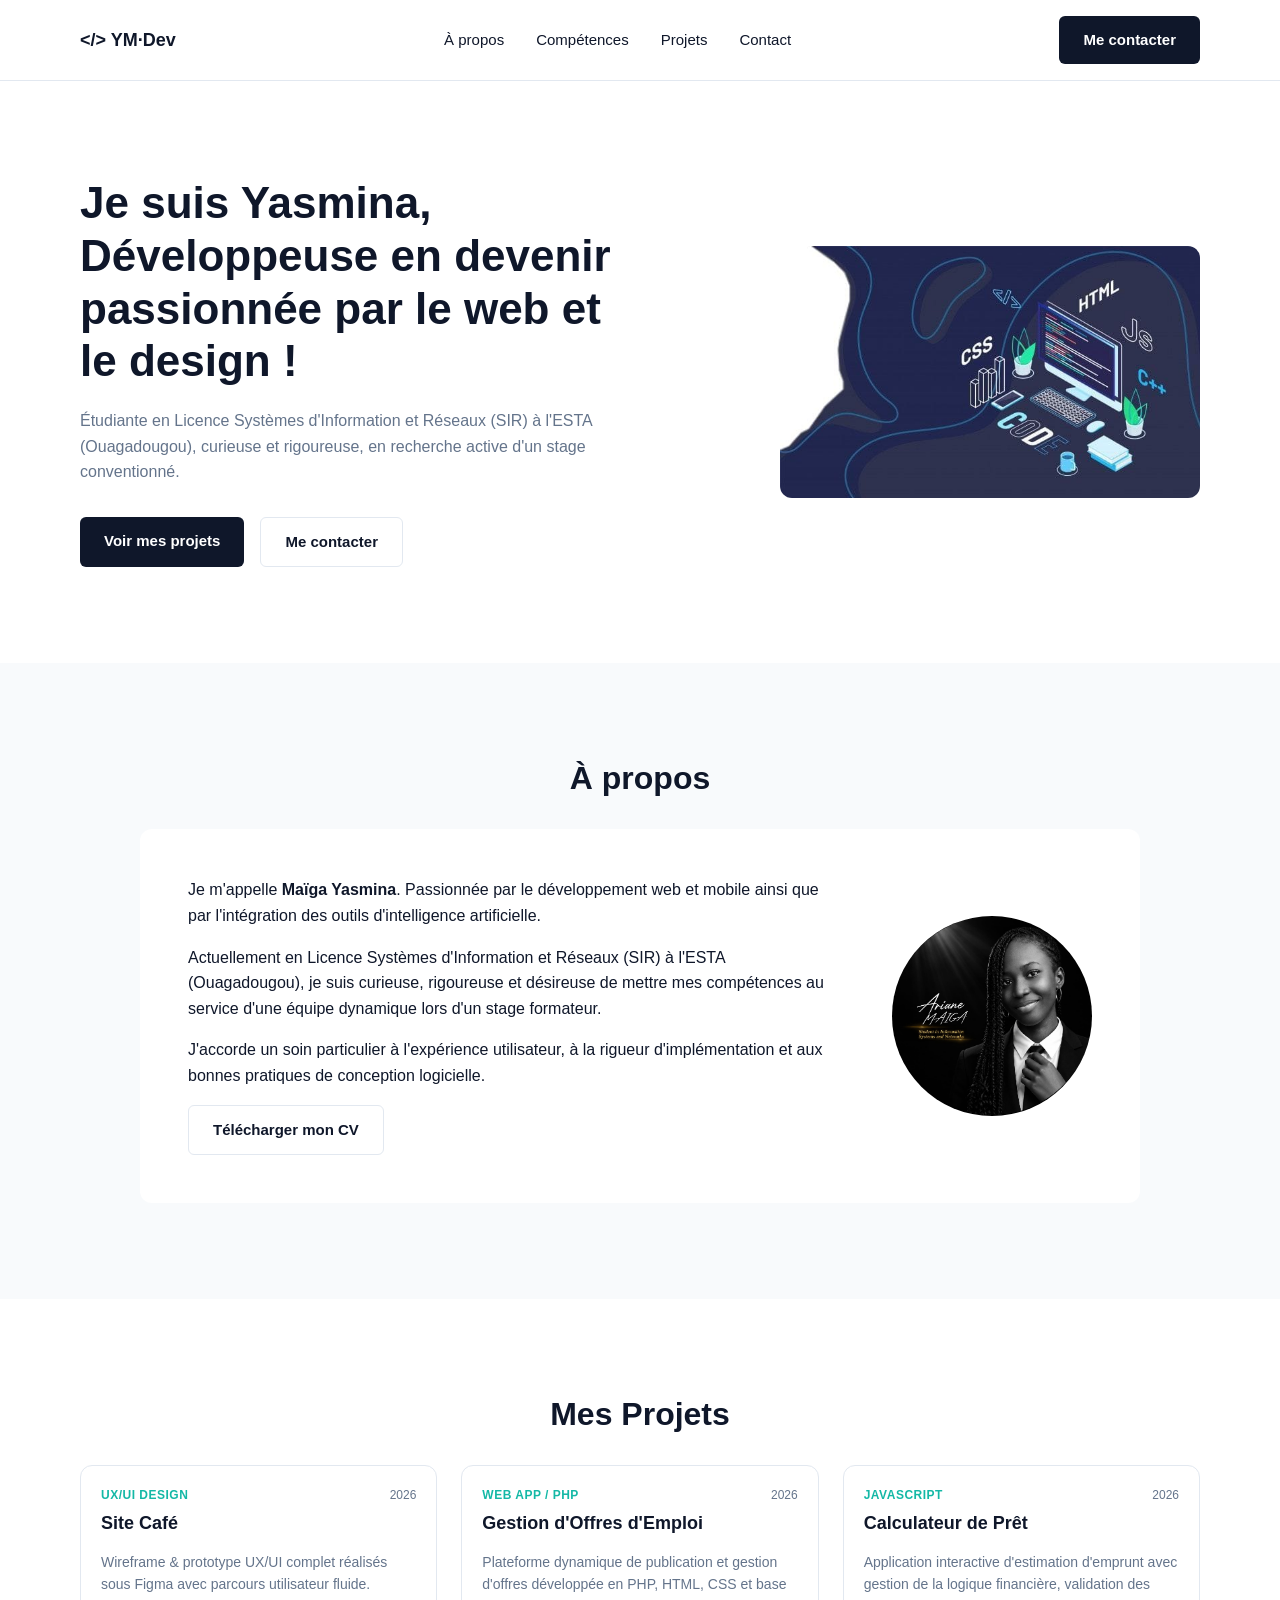
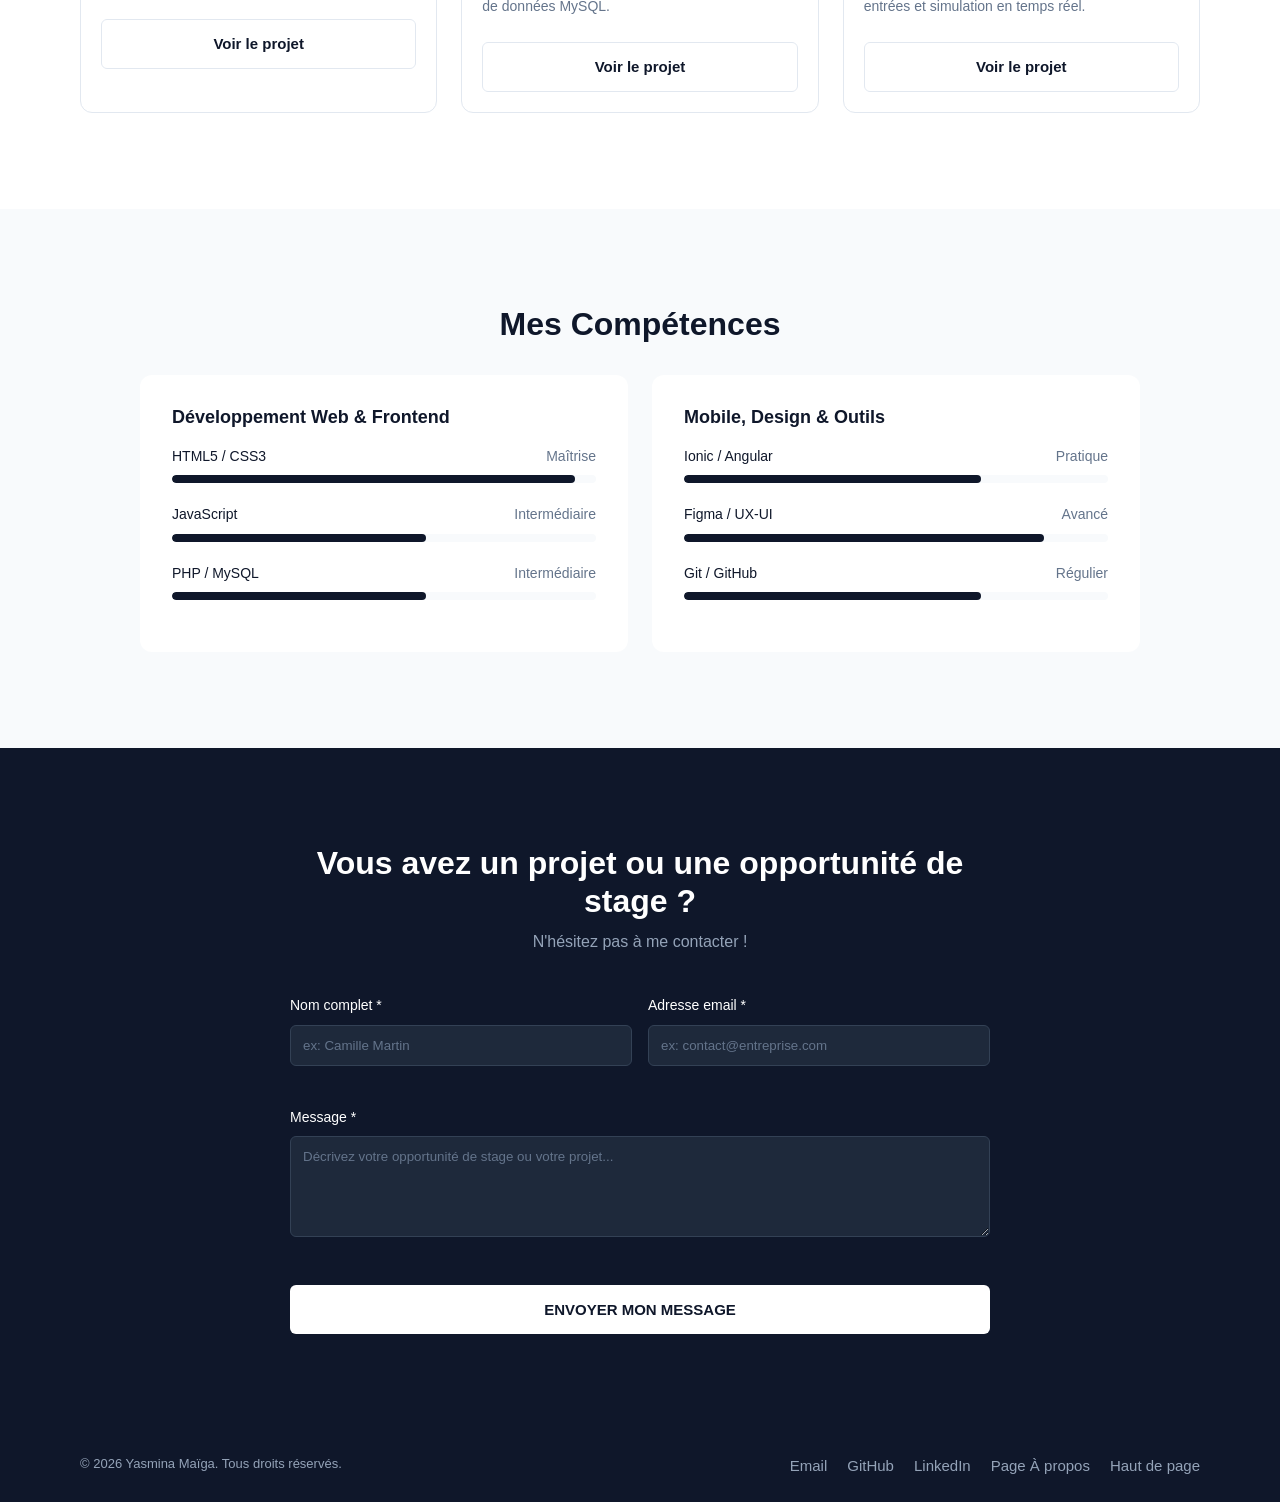
<file: index.html>
<!DOCTYPE html>
<html lang="fr">
<head>
    <meta charset="UTF-8">
    <meta name="viewport" content="width=device-width, initial-scale=1.0">
    <meta name="description" content="Portfolio de Yasmina Maïga, étudiante développeuse web & mobile, à la recherche d'un stage.">
    <link rel="icon" href="data:image/svg+xml,<svg xmlns=%22http://www.w3.org/2000/svg%22 viewBox=%220 0 100 100%22><text y=%22.9em%22 font-size=%2290%22>💻</text></svg>">
    <title>MAIGA Yasmina - Portfolio</title>
    <link rel="stylesheet" href="css/style.css">
</head>
<body>
    <header>
        <div class="logo">&lt;/&gt; YM·Dev</div>
        <nav>
            <ul>
                <li><a href="#apropos">À propos</a></li>
                <li><a href="#competences">Compétences</a></li>
                <li><a href="#projets">Projets</a></li>
                <li><a href="#contact">Contact</a></li>
            </ul>
        </nav>
        <a href="#contact" class="btn btn-sombre">Me contacter</a>
    </header>

    <main>
        <!-- Section hero -->
        <section id="hero" aria-label="Présentation">
            <div class="hero-texte">
                <h1>Je suis Yasmina, Développeuse en devenir passionnée par le web et le design !</h1>
                <p>Étudiante en Licence Systèmes d'Information et Réseaux (SIR) à l'ESTA
                   (Ouagadougou), curieuse et rigoureuse, en recherche active d'un stage
                   conventionné.</p>
                <div class="boutons-hero">
                    <a href="#projets" class="btn btn-sombre">Voir mes projets</a>
                    <a href="#contact" class="btn btn-contour">Me contacter</a>
                </div>
            </div>
            <img src="assets/images/illustration-hero.png" alt="Illustration de programmation avec un ordinateur, du code et les langages HTML, CSS, JS" class="hero-illustration">
        </section>

        <!-- Section À propos -->
        <section id="apropos" class="section-claire">
            <h2>À propos</h2>
            <div class="carte-apropos">
                <div class="apropos-texte">
                    <p>Je m'appelle <strong>Maïga Yasmina</strong>. Passionnée par le
                       développement web et mobile ainsi que par l'intégration des outils
                       d'intelligence artificielle.</p>
                    <p>Actuellement en Licence Systèmes d'Information et Réseaux (SIR) à
                       l'ESTA (Ouagadougou), je suis curieuse, rigoureuse et désireuse de
                       mettre mes compétences au service d'une équipe dynamique lors d'un
                       stage formateur.</p>
                    <p>J'accorde un soin particulier à l'expérience utilisateur, à la
                       rigueur d'implémentation et aux bonnes pratiques de conception
                       logicielle.</p>
                    <a href="#" download class="btn btn-outline">
                         Télécharger mon CV
                    </a>
                </div>
                <img src="assets/images/photo.jpeg" alt="Photo de profil de Yasmina Maïga" class="photo-profil">
            </div>
        </section>

        <!-- Section Projets -->
        <section id="projets">
            <h2>Mes Projets</h2>
            <div class="grille-projets">

                <article class="carte-projet">
                    <div class="carte-contenu">
                        <div class="carte-meta">
                            <span class="tag">UX/UI DESIGN</span>
                            <span class="annee">2026</span>
                        </div>
                        <h3>Site Café</h3>
                        <p>Wireframe &amp; prototype UX/UI complet réalisés sous Figma avec
                        parcours utilisateur fluide.</p>
                        <a href="#" class="btn btn-outline btn-large">Voir le projet </a>
                    </div>
                </article>

                <article class="carte-projet">
                    <div class="carte-contenu">
                        <div class="carte-meta">
                            <span class="tag">WEB APP / PHP</span>
                            <span class="annee">2026</span>
                        </div>
                        <h3>Gestion d'Offres d'Emploi</h3>
                        <p>Plateforme dynamique de publication et gestion d'offres
                           développée en PHP, HTML, CSS et base de données MySQL.</p>
                        <a href="https://github.com/Maria673/emploi_platform" class="btn btn-outline btn-large">Voir le projet </a>
                    </div>
                </article>

                <article class="carte-projet">
                    <div class="carte-contenu">
                        <div class="carte-meta">
                            <span class="tag">JAVASCRIPT</span>
                            <span class="annee">2026</span>
                        </div>
                        <h3>Calculateur de Prêt</h3>
                        <p>Application interactive d'estimation d'emprunt avec gestion de
                           la logique financière, validation des entrées et simulation en
                           temps réel.</p>
                        <a href="#" class="btn btn-outline btn-large">Voir le projet </a>
                    </div>
                </article>

            </div>
        </section>

        <!-- Section Compétences -->
        <section id="competences" class="section-claire">
            <h2>Mes Compétences</h2>
            <div class="grille-competences">

                <div class="bloc-competences">
                    <h3>Développement Web &amp; Frontend</h3>
                    <div class="competence">
                        <div class="competence-label"><span>HTML5 / CSS3</span><span>Maîtrise</span></div>
                        <div class="barre"><div class="barre-remplie" style="width: 95%;"></div></div>
                    </div>
                    <div class="competence">
                        <div class="competence-label"><span>JavaScript</span><span>Intermédiaire</span></div>
                        <div class="barre"><div class="barre-remplie" style="width: 60%;"></div></div>
                    </div>
                    <div class="competence">
                        <div class="competence-label"><span>PHP / MySQL</span><span>Intermédiaire</span></div>
                        <div class="barre"><div class="barre-remplie" style="width: 60%;"></div></div>
                    </div>
                </div>

                <div class="bloc-competences">
                    <h3>Mobile, Design &amp; Outils</h3>
                    <div class="competence">
                        <div class="competence-label"><span>Ionic / Angular</span><span>Pratique</span></div>
                        <div class="barre"><div class="barre-remplie" style="width: 70%;"></div></div>
                    </div>
                    <div class="competence">
                        <div class="competence-label"><span>Figma / UX-UI</span><span>Avancé</span></div>
                        <div class="barre"><div class="barre-remplie" style="width: 85%;"></div></div>
                    </div>
                    <div class="competence">
                        <div class="competence-label"><span>Git / GitHub</span><span>Régulier</span></div>
                        <div class="barre"><div class="barre-remplie" style="width: 70%;"></div></div>
                    </div>
                </div>

            </div>
        </section>

        <!-- Section Contact -->
        <section id="contact" class="section-sombre">
            <h2>Vous avez un projet ou une opportunité de stage ?</h2>
            <p class="sous-titre-contact">N'hésitez pas à me contacter !</p>

            <form id="formulaireContact" novalidate>
                <div class="ligne-champs">
                    <div class="champ">
                        <label for="nomComplet">Nom complet *</label>
                        <input type="text" id="nomComplet" name="nomComplet" placeholder="ex: Camille Martin" required>
                        <span class="erreur" id="erreurNom"></span>
                    </div>
                    <div class="champ">
                        <label for="emailContact">Adresse email *</label>
                        <input type="email" id="emailContact" name="emailContact" placeholder="ex: contact@entreprise.com" required>
                        <span class="erreur" id="erreurEmail"></span>
                    </div>
                </div>

                <div class="champ">
                    <label for="messageContact">Message *</label>
                    <textarea id="messageContact" name="messageContact" rows="5" placeholder="Décrivez votre opportunité de stage ou votre projet..." required></textarea>
                    <span class="erreur" id="erreurMessage"></span>
                </div>

                <button type="submit" class="btn btn-clair btn-pleine-largeur">ENVOYER MON MESSAGE</button>
                <p id="confirmationEnvoi" class="confirmation" hidden>Merci ! Votre message a bien été envoyé.</p>
            </form>
        </section>
    </main>

    <footer>
        <p>© 2026 Yasmina Maïga. Tous droits réservés.</p>
        <nav aria-label="Réseaux">
            <a href="mailto:mariaariane479@gmail.com">Email</a>
            <a href="https://github.com/Maria673" target="_blank" rel="noopener">GitHub</a>
            <a href="https://www.linkedin.com/in/ariane-maiga-733825301?utm_source=share_via&utm_content=profile&utm_medium=member_android" target="_blank" rel="noopener">LinkedIn</a>
            <a href="about.html">Page À propos</a>
            <a href="#hero" aria-label="Retour en haut de la page">Haut de page</a>
        </nav>
    </footer>

    <script src="js/app.js" defer></script>
</body>
</html>
</file>
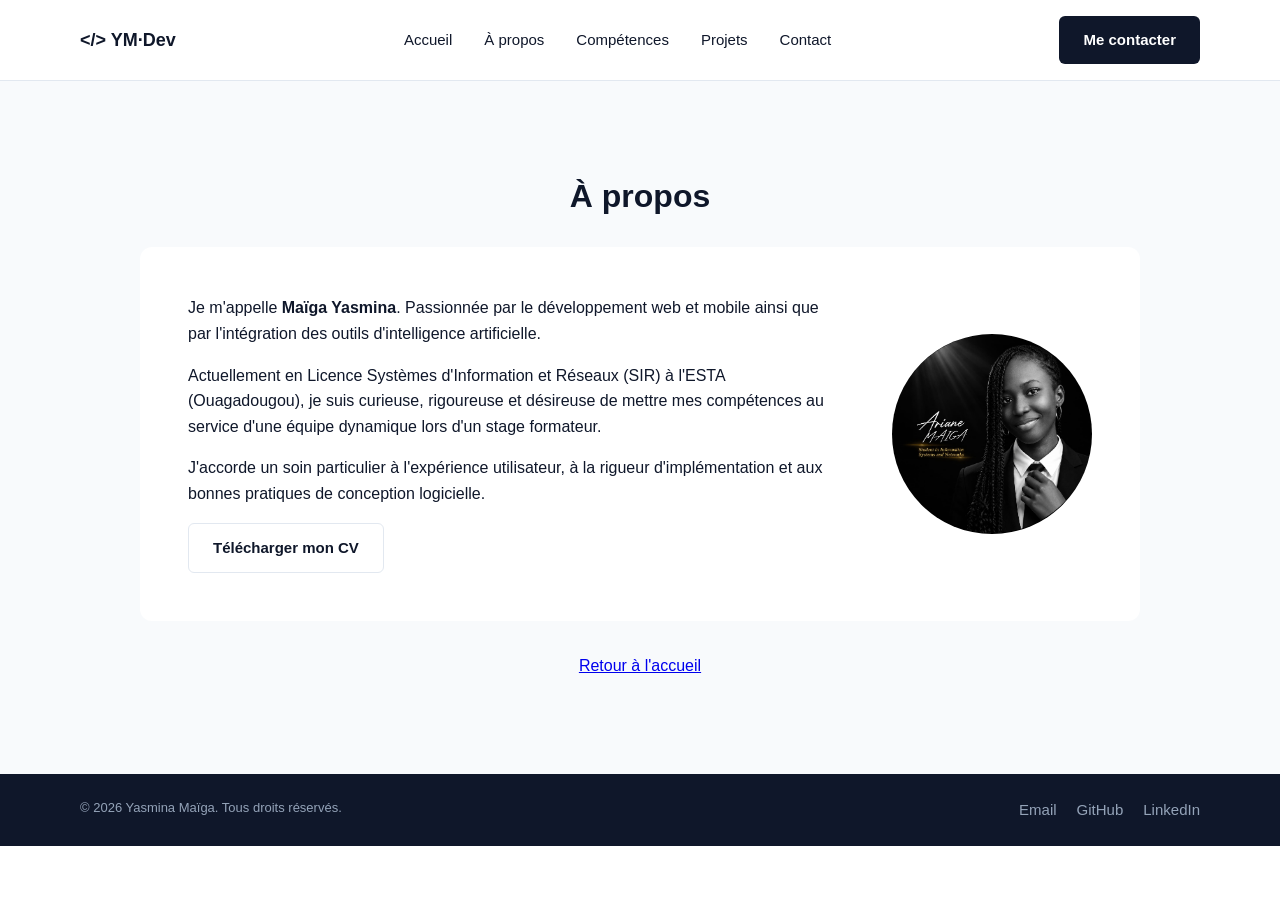
<file: about.html>
<!DOCTYPE html>
<html lang="fr">
<head>
   <meta charset="UTF-8">
    <meta name="viewport" content="width=device-width, initial-scale=1.0">
    <meta name="description" content="À propos de Yasmina Maïga, étudiante développeuse web & mobile.">
    <title>À propos-Yasmina Maïga</title>
    <link rel="stylesheet" href="css/style.css">
    <link rel="icon" href="data:image/svg+xml,<svg xmlns=%22http://www.w3.org/2000/svg%22 viewBox=%220 0 100 100%22><text y=%22.9em%22 font-size=%2290%22>💻</text></svg>">
</head>
<body>
    <header>
        <div class="logo">&lt;/&gt; YM·Dev</div>
        <nav>
            <ul>
                <li><a href="index.html">Accueil</a></li>
                <li><a href="about.html">À propos</a></li>
                <li><a href="index.html#competences">Compétences</a></li>
                <li><a href="index.html#projets">Projets</a></li>
                <li><a href="index.html#contact">Contact</a></li>
            </ul>
        </nav>
        <a href="index.html#contact" class="btn btn-sombre">Me contacter</a>
    </header>

    <main>
        <section id="apropos" class="section-claire">
            <h2>À propos</h2>
            <div class="carte-apropos">
                <div class="apropos-texte">
                    <p>Je m'appelle <strong>Maïga Yasmina</strong>. Passionnée par le
                       développement web et mobile ainsi que par l'intégration des outils
                       d'intelligence artificielle.</p>
                    <p>Actuellement en Licence Systèmes d'Information et Réseaux (SIR) à
                       l'ESTA (Ouagadougou), je suis curieuse, rigoureuse et désireuse de
                       mettre mes compétences au service d'une équipe dynamique lors d'un
                       stage formateur.</p>
                    <p>J'accorde un soin particulier à l'expérience utilisateur, à la
                       rigueur d'implémentation et aux bonnes pratiques de conception
                       logicielle.</p>
                    <a href="#" download class="btn btn-outline">Télécharger mon CV</a>
                </div>
                <img src="assets/images/photo.jpeg" alt="Photo de profil de Yasmina Maïga" class="photo-profil">
            </div>

            <p style="text-align:center; margin-top: 32px;">
                <a href="index.html"> Retour à l'accueil</a>
            </p>
        </section>
    </main>

    <footer>
        <p>© 2026 Yasmina Maïga. Tous droits réservés.</p>
        <nav aria-label="Réseaux">
            <a href="mailto:mariaariane479@gmail.com">Email</a>
            <a href="https://github.com/Maria673" target="_blank" rel="noopener">GitHub</a>
            <a href="https://www.linkedin.com/in/ariane-maiga-733825301?utm_source=share_via&utm_content=profile&utm_medium=member_android" target="_blank" rel="noopener">LinkedIn</a>
        </nav>
    </footer>
</body>
</html>
</file>
<file: css/style.css>
/* Variables CSS */
:root {
    --fond-sombre: #0F172A;
    --fond-clair: #F8FAFC;
    --blanc: #FFFFFF;
    --texte-sombre: #0F172A;
    --texte-gris: #64748B;
    --accent: #14B8A6;
    --bordure: #E2E8F0;
    --espace-section: 96px;
}

* { 
    box-sizing: border-box; 
    margin: 0; 
    padding: 0; 
}

body {
    font-family: Arial, Helvetica, sans-serif;
    color: var(--texte-sombre);
    line-height: 1.6;
    font-size: 16px;
}

h1, h2, h3 { 
    line-height: 1.2; 
}

h2 { 
    font-size: 32px; 
    margin-bottom: 32px; 
    text-align: center; 
}

h3 { 
    font-size: 18px; 
    margin-bottom: 16px; 
}

/* Header */
header {
    display: flex;
    align-items: center;
    justify-content: space-between;
    padding: 16px 80px;
    background: var(--blanc);
    border-bottom: 1px solid var(--bordure);
}

.logo { 
    font-weight: bold; 
    font-size: 18px; 
}

nav ul {
    display: flex;
    gap: 32px;
    list-style: none;
}

nav a {
    text-decoration: none;
    color: var(--texte-sombre);
    font-size: 15px;
}

/* Boutons */
.btn {
    display: inline-block;
    padding: 12px 24px;
    border-radius: 6px;
    text-decoration: none;
    font-size: 15px;
    font-weight: bold;
    text-align: center;
    cursor: pointer;
    border: none;
}

.btn-sombre { 
    background: var(--texte-sombre); 
    color: var(--blanc); 
}

.btn-contour { 
    background: transparent; 
    color: var(--texte-sombre); 
    border: 1px solid var(--bordure); 
}

.btn-outline { 
    
    background: transparent; 
    color: var(--texte-sombre); 
    border: 1px solid var(--bordure); 
}

.btn-clair { 
    background: var(--blanc); 
    color: var(--fond-sombre); 
}

.btn-large { 
    width: 100%; 
    margin-top: 8px; 
}

.btn-pleine-largeur { 
    width: 100%; 
    padding: 16px; 
}

/* Sections */
main > section {
    padding: var(--espace-section) 80px;
}

.section-claire { 
    background: var(--fond-clair); 
}

.section-sombre { 
    background: var(--fond-sombre); 
    color: var(--blanc); 
}

/* Hero */
#hero {
    display: flex;
    align-items: center;
    justify-content: space-between;
    gap: 48px;
}

.hero-texte { 
    max-width: 560px; 
}

.hero-texte h1 { 
    font-size: 44px; 
    margin-bottom: 20px; 
}

.hero-texte p { 
    color: var(--texte-gris); 
    margin-bottom: 32px; 
}

.boutons-hero { 
    display: flex; 
    gap: 16px; 
}

.hero-illustration {
    flex: 1;
    max-width: 420px;
    width: 100%;
    height: auto;
    border-radius: 12px;
}

/* À propos */
.carte-apropos {
    display: flex;
    align-items: center;
    gap: 48px;
    background: var(--blanc);
    border-radius: 12px;
    padding: 48px;
    max-width: 1000px;
    margin: 0 auto;
}

.apropos-texte {
    flex: 2; 
}

.apropos-texte p { 
    margin-bottom: 16px; 
}

.photo-profil {
    flex: 1;
    max-width: 200px;
    aspect-ratio: 1 / 1;
    border-radius: 50%;
    object-fit: cover;
}

/* Projets */
.grille-projets {
    display: grid;
    grid-template-columns: repeat(3, 1fr);
    gap: 24px;
    max-width: 1200px;
    margin: 0 auto;
}

.carte-projet {
    border: 1px solid var(--bordure);
    border-radius: 12px;
    overflow: hidden;
    display: flex;
    flex-direction: column;
}

.carte-contenu { padding: 20px; }

.carte-meta {
    display: flex;
    justify-content: space-between;
    font-size: 12px;
    margin-bottom: 8px;
}

.tag { 
    color: var(--accent); 
    font-weight: bold; 
    letter-spacing: 0.5px; 
}

.annee { 
    color: var(--texte-gris); 
}

.carte-contenu p { 
    color: var(--texte-gris); 
    font-size: 14px; 
    margin-bottom: 16px; 
}

/* Compétences */
.grille-competences {
    display: grid;
    grid-template-columns: repeat(2, 1fr);
    gap: 24px;
    max-width: 1000px;
    margin: 0 auto;
}

.bloc-competences {
    background: var(--blanc);
    border-radius: 12px;
    padding: 32px;
}

.competence { margin-bottom: 20px; }

.competence-label {
    display: flex;
    justify-content: space-between;
    font-size: 14px;
    margin-bottom: 8px;
}

.competence-label span:last-child { 
    color: var(--texte-gris); 

}

.barre {
    height: 8px;
    background: var(--fond-clair);
    border-radius: 4px;
    overflow: hidden;
}

.barre-remplie {
    height: 100%;
    background: var(--texte-sombre);
    border-radius: 4px;
}

/* Contact */
#contact { 
    text-align: center; 
}

#contact h2 { 
    color: var(--blanc); 
    max-width: 700px; 
    margin: 0 auto 8px; 
}

.sous-titre-contact { 
    color: #94A3B8; 
    margin-bottom: 40px; 
}

#formulaireContact {
    max-width: 700px;
    margin: 0 auto;
    text-align: left;
}

.ligne-champs {
    display: grid;
    grid-template-columns: 1fr 1fr;
    gap: 16px;
}

.champ { 
    margin-bottom: 20px; 
}

.champ label {
    display: block;
    font-size: 14px;
    margin-bottom: 8px;
    color: var(--blanc);
}

.champ input,
.champ textarea {
    width: 100%;
    padding: 12px;
    background: #1E293B;
    border: 1px solid #334155;
    border-radius: 6px;
    color: var(--blanc);
    font-family: inherit;
}

.champ input::placeholder, .champ textarea::placeholder { 
    color: #64748B; 
}

.erreur { 
    color: #F87171; 
    font-size: 13px; 
    display: block; 
    margin-top: 4px; 
    min-height: 16px; 
}

.confirmation { 
    color: var(--accent); 
    margin-top: 16px; text-align: center; 
}

.champ input.invalide, .champ textarea.invalide {
    border-color: #F87171;
}

/* Footer */
footer {
    display: flex;
    justify-content: space-between;
    padding: 24px 80px;
    background: var(--fond-sombre);
    color: #94A3B8;
    font-size: 13px;
}

footer nav { 
    display: flex; 
    gap: 20px; 
}

footer a { 
    color: #94A3B8; 
    text-decoration: none; 
}

/* RESPONSIVE : TABLETTE */
@media (max-width: 1024px) {
    header, main > section, footer { 
        padding-left: 40px; 
        padding-right: 40px; }
    .grille-projets { 
        grid-template-columns: repeat(2, 1fr); 
    }
}

/* RESPONSIVE : MOBILE */
@media (max-width: 768px) {
    header, main > section, footer {
        padding-left: 20px;
        padding-right: 20px;
    }

    header { 
        flex-wrap: wrap; 
        gap: 12px; 
    }
    nav ul { 
        flex-wrap: wrap; 
        gap: 16px; 
        justify-content: center; 
    }

    #hero { 
        flex-direction: column-reverse; 
        text-align: center; 
    }

    .hero-texte h1 { 
        font-size: 28px; 
    }
    .boutons-hero { 
        flex-direction: column; 
        width: 100%; 
    }

    .carte-apropos { 
        flex-direction: column-reverse; 
        padding: 24px; 
    }

    .grille-projets { 
        grid-template-columns: 1fr; 
    }
    .grille-competences { 
        grid-template-columns: 1fr; 
    }

    .ligne-champs { 
        grid-template-columns: 1fr; 
    }

    footer { 
        flex-direction: column; 
        gap: 12px; 
        text-align: center; 
    }
}
</file>
